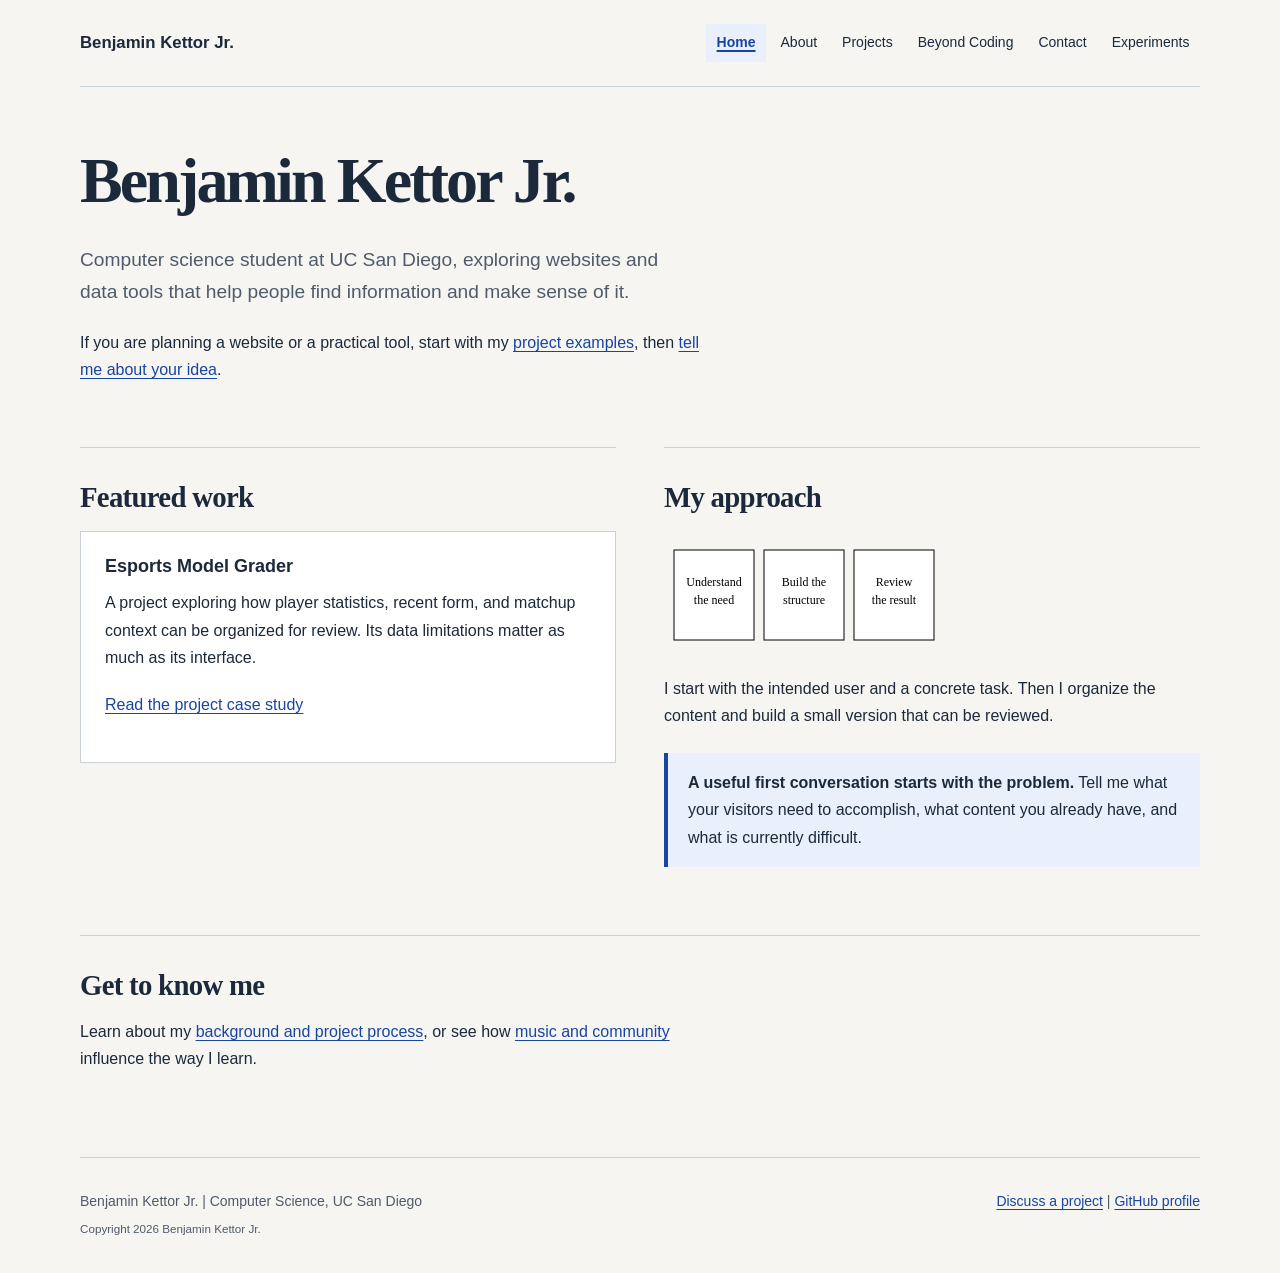
<file: index.html>
<!DOCTYPE html>
<html lang="en">
<head>
  <meta charset="utf-8">
  <meta name="viewport" content="width=device-width, initial-scale=1">
  <meta name="description" content="Home - Benjamin Kettor Jr., UC San Diego computer science student building websites and data tools.">
  <title>Home | Benjamin Kettor Jr.</title>
  <link rel="icon" href="assets/favicon.svg" type="image/svg+xml">
  <link rel="stylesheet" href="assets/styles.css">
</head>
<body class="home-page">
  <a class="skip-link" href="#main">Skip to main content</a>
  <header>
    <p><a href="index.html">Benjamin Kettor Jr.</a></p>
    <nav aria-label="Main navigation">
      <ul>
        <li><a href="index.html" aria-current="page">Home</a></li>
        <li><a href="about.html">About</a></li>
        <li><a href="projects.html">Projects</a></li>
        <li><a href="beyond-coding.html">Beyond Coding</a></li>
        <li><a href="contact.html">Contact</a></li>
        <li><a href="experiments.html">Experiments</a></li>
      </ul>
    </nav>
  </header>
  <main id="main">
    <h1>Benjamin Kettor Jr.</h1>
    <p>Computer science student at UC San Diego, exploring websites and data tools that help people find information and make sense of it.</p>
    <p>If you are planning a website or a practical tool, start with my <a href="projects.html">project examples</a>, then <a href="contact.html">tell me about your idea</a>.</p>
    <section aria-labelledby="featured-heading">
      <h2 id="featured-heading">Featured work</h2>
      <article>
        <h3>Esports Model Grader</h3>
        <p>A project exploring how player statistics, recent form, and matchup context can be organized for review. Its data limitations matter as much as its interface.</p>
        <p><a href="projects.html#esports">Read the project case study</a></p>
      </article>
    </section>
    <section aria-labelledby="approach-heading">
      <h2 id="approach-heading">My approach</h2>
      <div>
        <picture>
          <source media="(min-width: 640px)" srcset="assets/project-process.svg" type="image/svg+xml">
          <img src="assets/project-process.svg" alt="Understand the need, build the structure, and review the result." width="280" height="120">
        </picture>
        <p>I start with the intended user and a concrete task. Then I organize the content and build a small version that can be reviewed.</p>
      </div>
      <ben-note role="note"><p><strong>A useful first conversation starts with the problem.</strong> Tell me what your visitors need to accomplish, what content you already have, and what is currently difficult.</p></ben-note>
    </section>
    <section aria-labelledby="next-heading">
      <h2 id="next-heading">Get to know me</h2>
      <p>Learn about my <a href="about.html">background and project process</a>, or see how <a href="beyond-coding.html">music and community</a> influence the way I learn.</p>
    </section>
  </main>
  <footer>
    <p>Benjamin Kettor Jr. | Computer Science, UC San Diego</p>
    <p><a href="contact.html">Discuss a project</a> | <a href="https://github.com/bkj05">GitHub profile</a></p>
    <p><small>Copyright 2026 Benjamin Kettor Jr.</small></p>
  </footer>
</body>
</html>
</file>
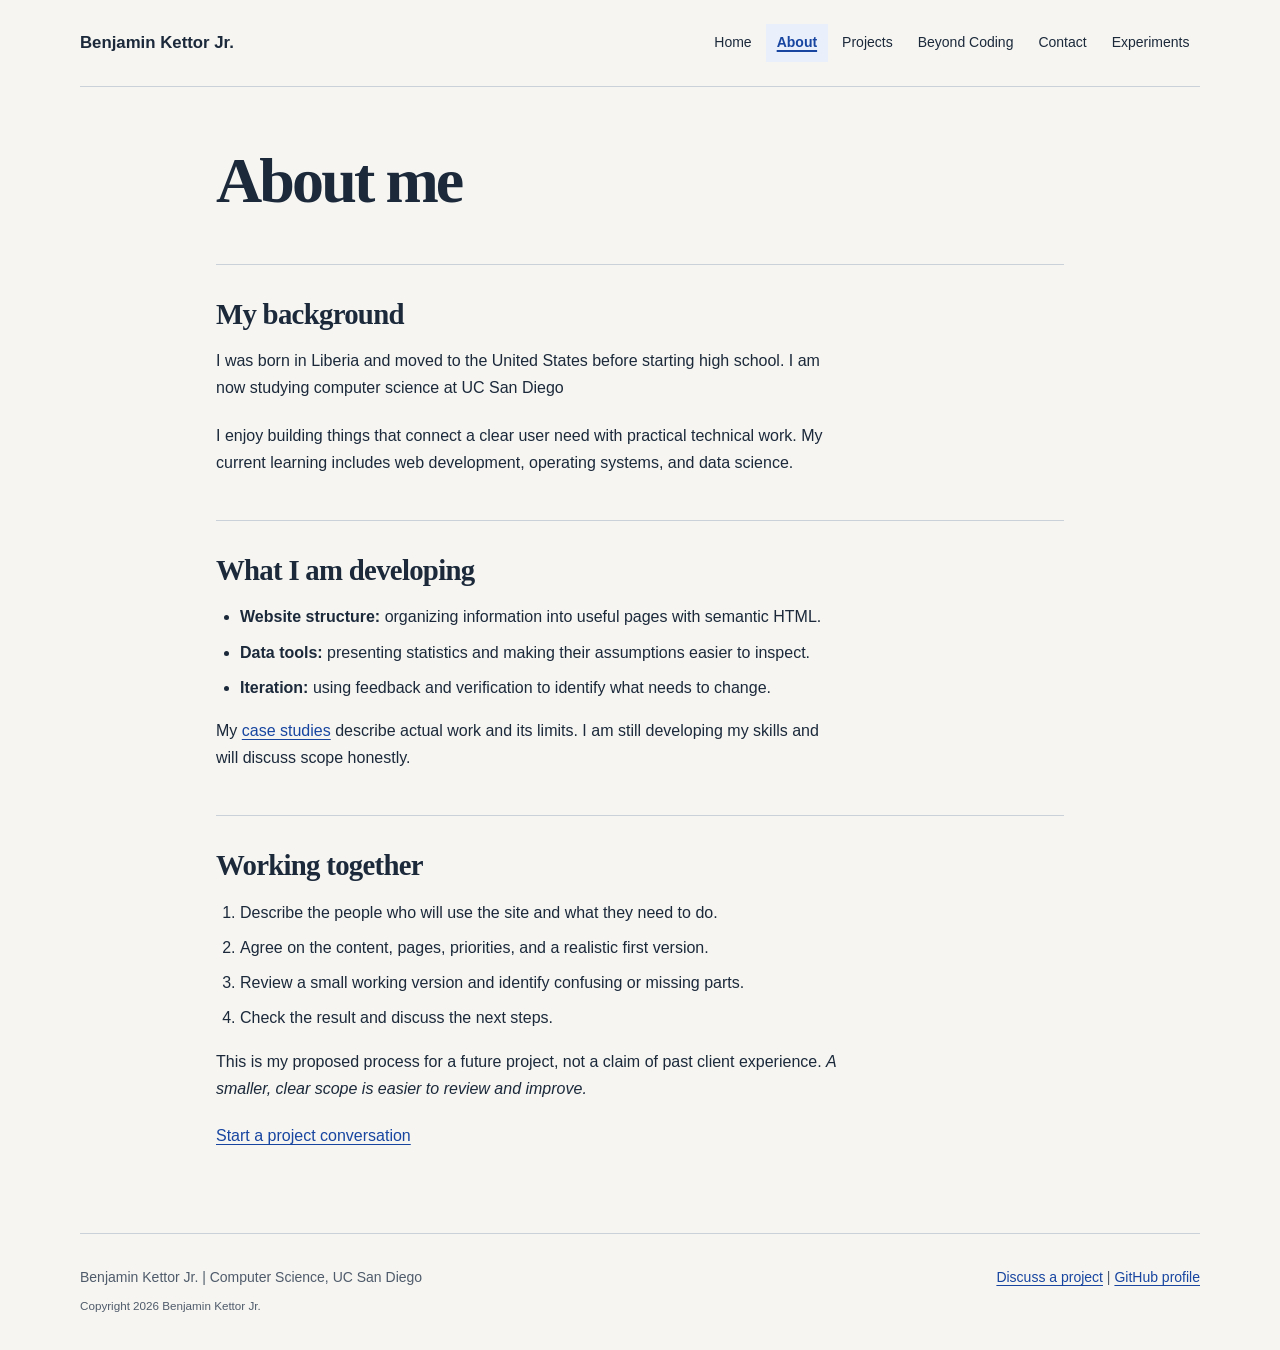
<file: about.html>
<!DOCTYPE html>
<html lang="en">
<head>
  <meta charset="utf-8">
  <meta name="viewport" content="width=device-width, initial-scale=1">
  <meta name="description" content="About - Benjamin Kettor Jr., UC San Diego computer science student building websites and data tools.">
  <title>About | Benjamin Kettor Jr.</title>
  <link rel="icon" href="assets/favicon.svg" type="image/svg+xml">
  <link rel="stylesheet" href="assets/styles.css">

</head>
<body class="about-page">
  <a class="skip-link" href="#main">Skip to main content</a>
  <header>
    <p><a href="index.html">Benjamin Kettor Jr.</a></p>
    <nav aria-label="Main navigation">
      <ul>
        <li><a href="index.html">Home</a></li>
        <li><a href="about.html" aria-current="page">About</a></li>
        <li><a href="projects.html">Projects</a></li>
        <li><a href="beyond-coding.html">Beyond Coding</a></li>
        <li><a href="contact.html">Contact</a></li>
        <li><a href="experiments.html">Experiments</a></li>
      </ul>
    </nav>
  </header>
  <main id="main">
    <h1>About me</h1>
    <section aria-labelledby="background-heading">
      <h2 id="background-heading">My background</h2>
      <p>I was born in Liberia and moved to the United States before starting high school. I am now studying computer science at UC San Diego</p>
      <p>I enjoy building things that connect a clear user need with practical technical work. My current learning includes web development, operating systems, and data science.</p>
    </section>
    <section aria-labelledby="capabilities-heading">
      <h2 id="capabilities-heading">What I am developing</h2>
      <ul>
        <li><b>Website structure:</b> organizing information into useful pages with semantic HTML.</li>
        <li><b>Data tools:</b> presenting statistics and making their assumptions easier to inspect.</li>
        <li><b>Iteration:</b> using feedback and verification to identify what needs to change.</li>
      </ul>
      <p>My <a href="projects.html">case studies</a> describe actual work and its limits. I am still developing my skills and will discuss scope honestly.</p>
    </section>
    <section aria-labelledby="process-heading">
      <h2 id="process-heading">Working together</h2>
      <ol>
        <li>Describe the people who will use the site and what they need to do.</li>
        <li>Agree on the content, pages, priorities, and a realistic first version.</li>
        <li>Review a small working version and identify confusing or missing parts.</li>
        <li>Check the result and discuss the next steps.</li>
      </ol>
      <p>This is my proposed process for a future project, not a claim of past client experience. <em>A smaller, clear scope is easier to review and improve.</em></p>
      <p><a href="contact.html">Start a project conversation</a></p>
    </section>
  </main>
  <footer>
    <p>Benjamin Kettor Jr. | Computer Science, UC San Diego</p>
    <p><a href="contact.html">Discuss a project</a> | <a href="https://github.com/bkj05">GitHub profile</a></p>
    <p><small>Copyright 2026 Benjamin Kettor Jr.</small></p>
  </footer>
</body>
</html>
</file>
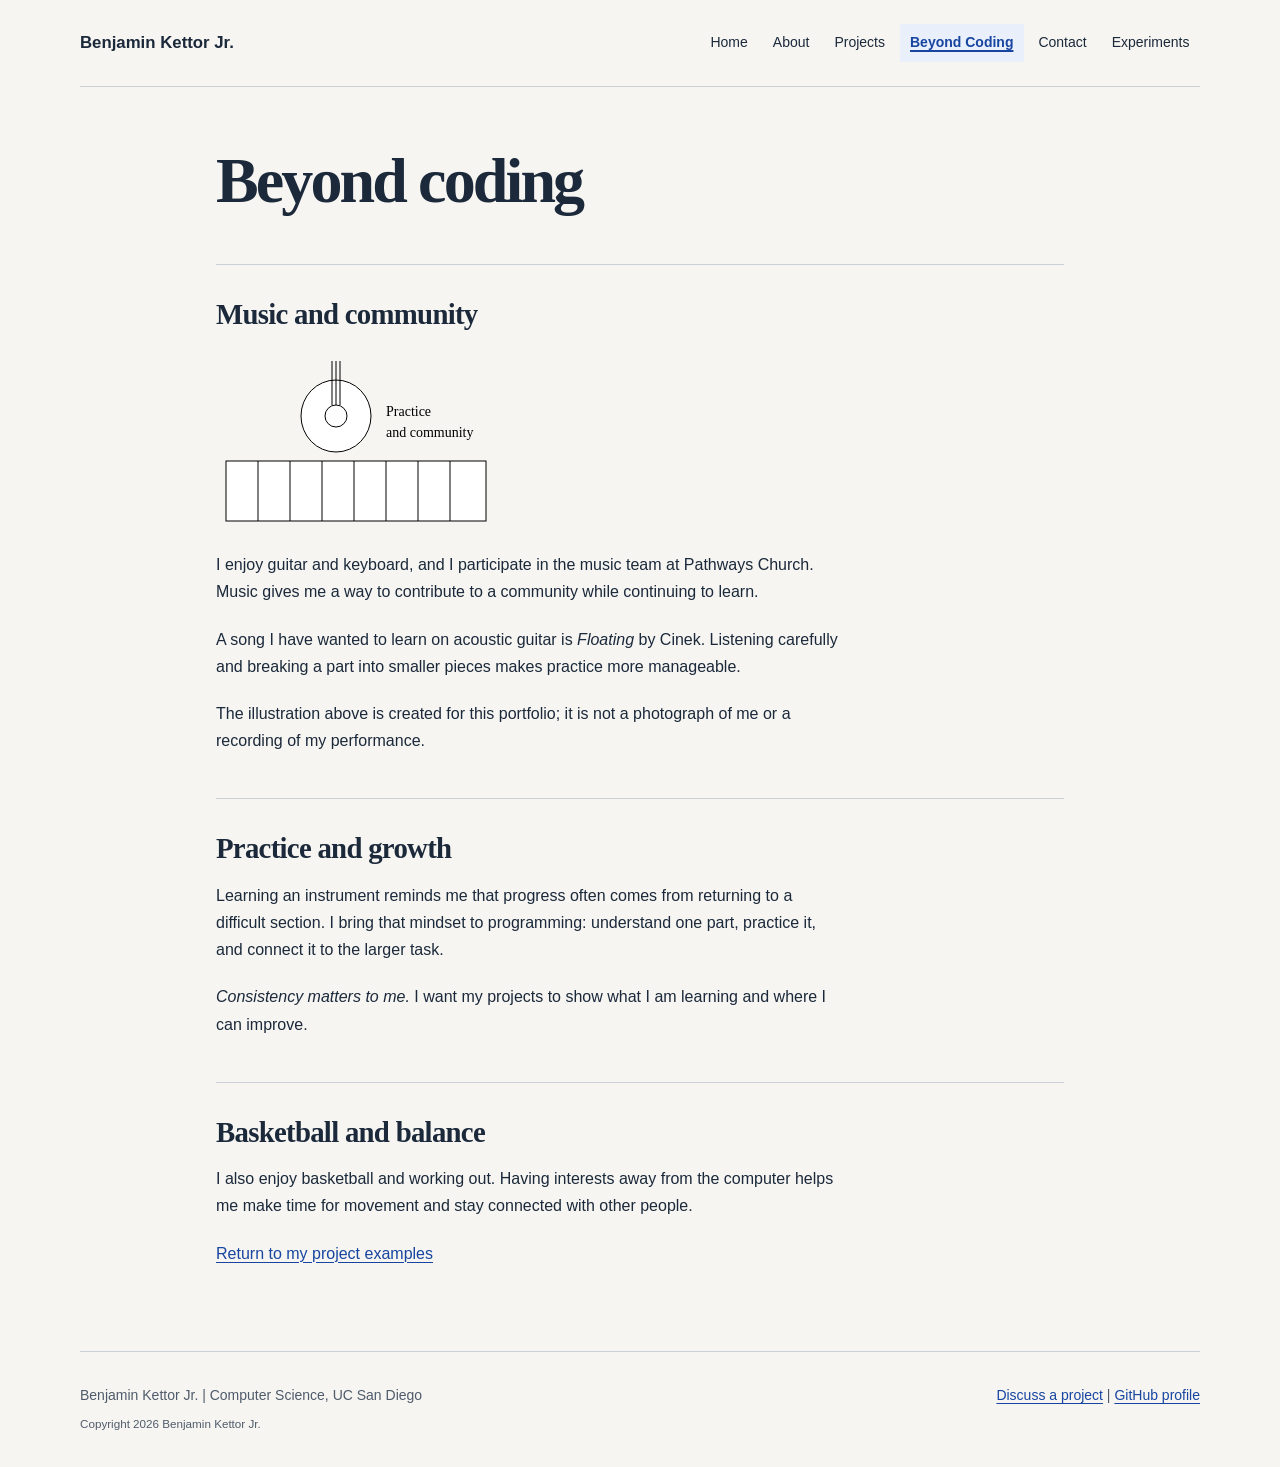
<file: beyond-coding.html>
<!DOCTYPE html>
<html lang="en">
<head>
  <meta charset="utf-8">
  <meta name="viewport" content="width=device-width, initial-scale=1">
  <meta name="description" content="Beyond Coding - Benjamin Kettor Jr., UC San Diego computer science student building websites and data tools.">
  <title>Beyond Coding | Benjamin Kettor Jr.</title>
  <link rel="icon" href="assets/favicon.svg" type="image/svg+xml">
  <link rel="stylesheet" href="assets/styles.css">

</head>
<body class="beyond-page">
  <a class="skip-link" href="#main">Skip to main content</a>
  <header>
    <p><a href="index.html">Benjamin Kettor Jr.</a></p>
    <nav aria-label="Main navigation">
      <ul>
        <li><a href="index.html">Home</a></li>
        <li><a href="about.html">About</a></li>
        <li><a href="projects.html">Projects</a></li>
        <li><a href="beyond-coding.html" aria-current="page">Beyond Coding</a></li>
        <li><a href="contact.html">Contact</a></li>
        <li><a href="experiments.html">Experiments</a></li>
      </ul>
    </nav>
  </header>
  <main id="main">
    <h1>Beyond coding</h1>
    <section id="music" aria-labelledby="music-heading">
      <h2 id="music-heading">Music and community</h2>
      <img src="assets/music.svg" alt="Original line illustration of a guitar above a keyboard, with the words practice and community." width="280" height="180">
      <p>I enjoy guitar and keyboard, and I participate in the music team at Pathways Church. Music gives me a way to contribute to a community while continuing to learn.</p>
      <p>A song I have wanted to learn on acoustic guitar is <i>Floating</i> by Cinek. Listening carefully and breaking a part into smaller pieces makes practice more manageable.</p>
      <p>The illustration above is created for this portfolio; it is not a photograph of me or a recording of my performance.</p>
    </section>
    <section aria-labelledby="practice-heading">
      <h2 id="practice-heading">Practice and growth</h2>
      <p>Learning an instrument reminds me that progress often comes from returning to a difficult section. I bring that mindset to programming: understand one part, practice it, and connect it to the larger task.</p>
      <p><em>Consistency matters to me.</em> I want my projects to show what I am learning and where I can improve.</p>
    </section>
    <section aria-labelledby="balance-heading">
      <h2 id="balance-heading">Basketball and balance</h2>
      <p>I also enjoy basketball and working out. Having interests away from the computer helps me make time for movement and stay connected with other people.</p>
      <p><a href="projects.html">Return to my project examples</a></p>
    </section>
  </main>
  <footer>
    <p>Benjamin Kettor Jr. | Computer Science, UC San Diego</p>
    <p><a href="contact.html">Discuss a project</a> | <a href="https://github.com/bkj05">GitHub profile</a></p>
    <p><small>Copyright 2026 Benjamin Kettor Jr.</small></p>
  </footer>
</body>
</html>
</file>
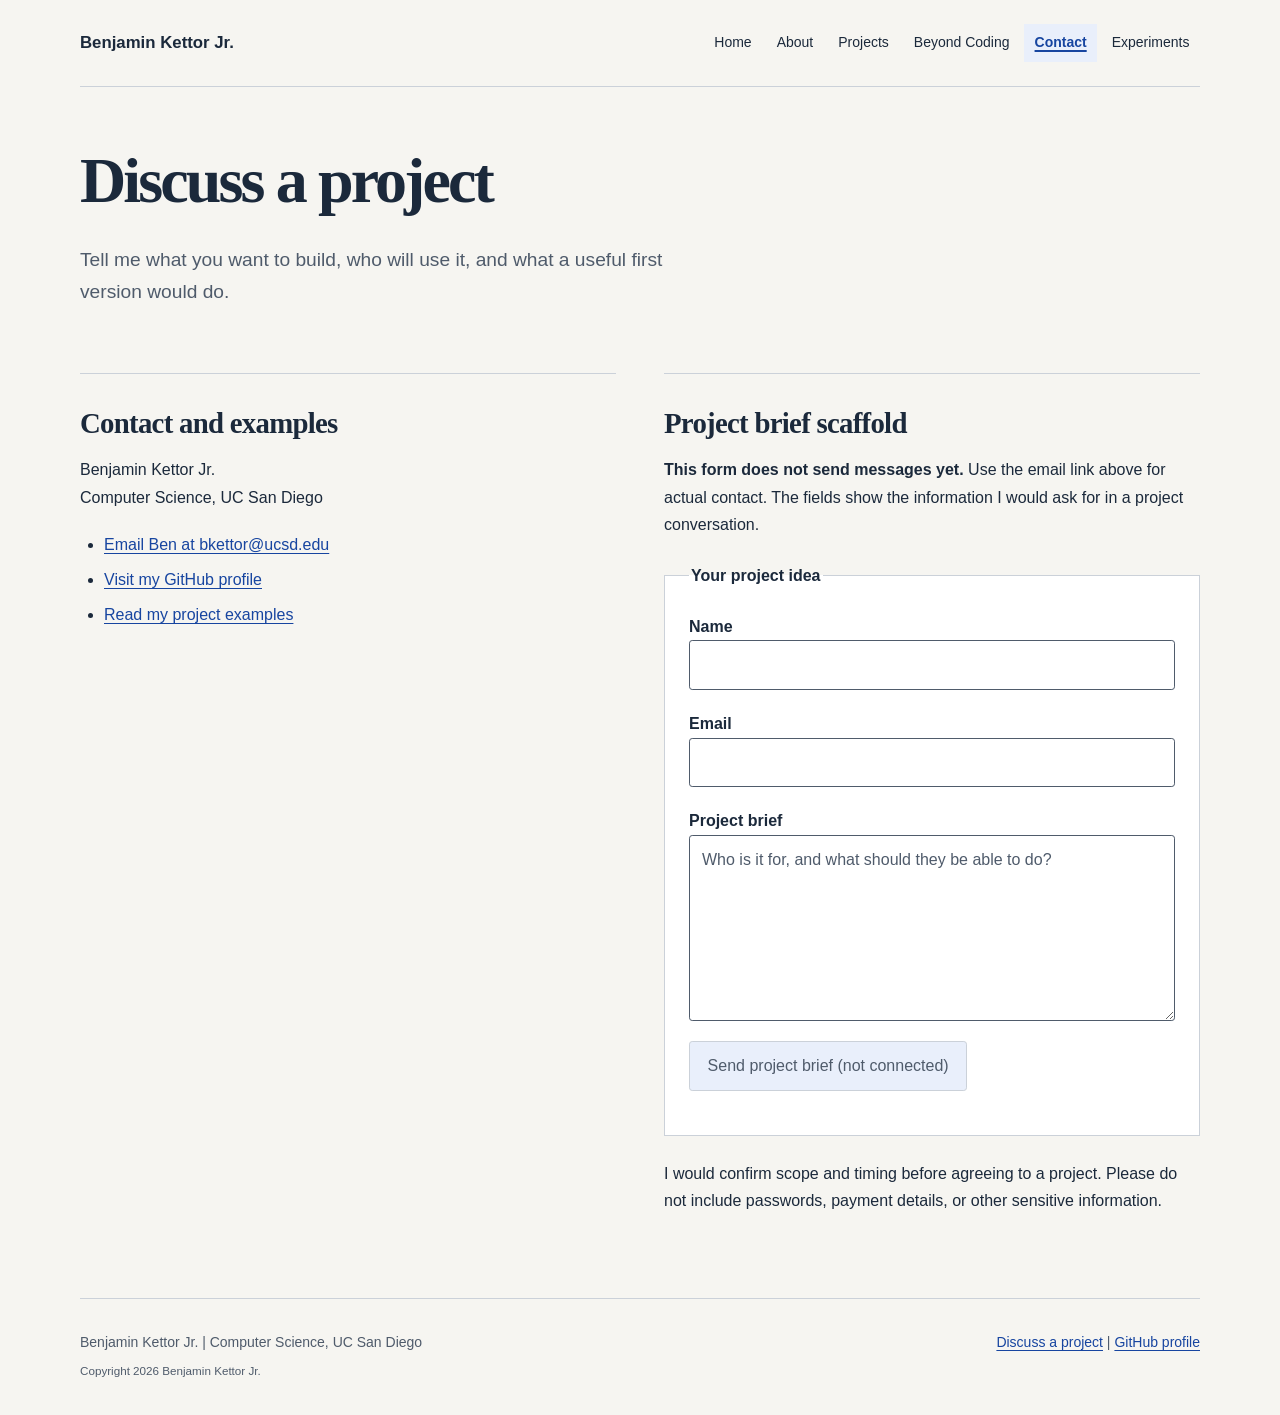
<file: contact.html>
<!DOCTYPE html>
<html lang="en">
<head>
  <meta charset="utf-8">
  <meta name="viewport" content="width=device-width, initial-scale=1">
  <meta name="description" content="Contact - Benjamin Kettor Jr., UC San Diego computer science student building websites and data tools.">
  <title>Contact | Benjamin Kettor Jr.</title>
  <link rel="icon" href="assets/favicon.svg" type="image/svg+xml">
  <link rel="stylesheet" href="assets/styles.css">

</head>
<body class="contact-page">
  <a class="skip-link" href="#main">Skip to main content</a>
  <header>
    <p><a href="index.html">Benjamin Kettor Jr.</a></p>
    <nav aria-label="Main navigation">
      <ul>
        <li><a href="index.html">Home</a></li>
        <li><a href="about.html">About</a></li>
        <li><a href="projects.html">Projects</a></li>
        <li><a href="beyond-coding.html">Beyond Coding</a></li>
        <li><a href="contact.html" aria-current="page">Contact</a></li>
        <li><a href="experiments.html">Experiments</a></li>
      </ul>
    </nav>
  </header>
  <main id="main">
    <h1>Discuss a project</h1>
    <p>Tell me what you want to build, who will use it, and what a useful first version would do.</p>
    <section aria-labelledby="links-heading">
      <h2 id="links-heading">Contact and examples</h2>
      <p>Benjamin Kettor Jr.<br>Computer Science, UC San Diego</p>
      <ul>
        <li><a href="mailto:bkettor@ucsd.edu">Email Ben at bkettor@ucsd.edu</a></li>
        <li><a href="https://github.com/bkj05">Visit my GitHub profile</a></li>
        <li><a href="projects.html">Read my project examples</a></li>
      </ul>
    </section>
    <section aria-labelledby="brief-heading">
      <h2 id="brief-heading">Project brief scaffold</h2>
      <p id="form-notice"><strong>This form does not send messages yet.</strong> Use the email link above for actual contact. The fields show the information I would ask for in a project conversation.</p>
      <form aria-describedby="form-notice">
        <fieldset>
          <legend>Your project idea</legend>
          <p><label for="name">Name</label><br><input id="name" name="name" type="text" autocomplete="name" maxlength="100"></p>
          <p><label for="email">Email</label><br><input id="email" name="email" type="email" autocomplete="email" maxlength="254"></p>
          <p><label for="brief">Project brief</label><br><textarea id="brief" name="brief" rows="6" cols="25" maxlength="3000" placeholder="Who is it for, and what should they be able to do?"></textarea></p>
          <p><button type="button" disabled>Send project brief (not connected)</button></p>
        </fieldset>
      </form>
      <p>I would confirm scope and timing before agreeing to a project. Please do not include passwords, payment details, or other sensitive information.</p>
    </section>
  </main>
  <footer>
    <p>Benjamin Kettor Jr. | Computer Science, UC San Diego</p>
    <p><a href="contact.html">Discuss a project</a> | <a href="https://github.com/bkj05">GitHub profile</a></p>
    <p><small>Copyright 2026 Benjamin Kettor Jr.</small></p>
  </footer>
</body>
</html>
</file>
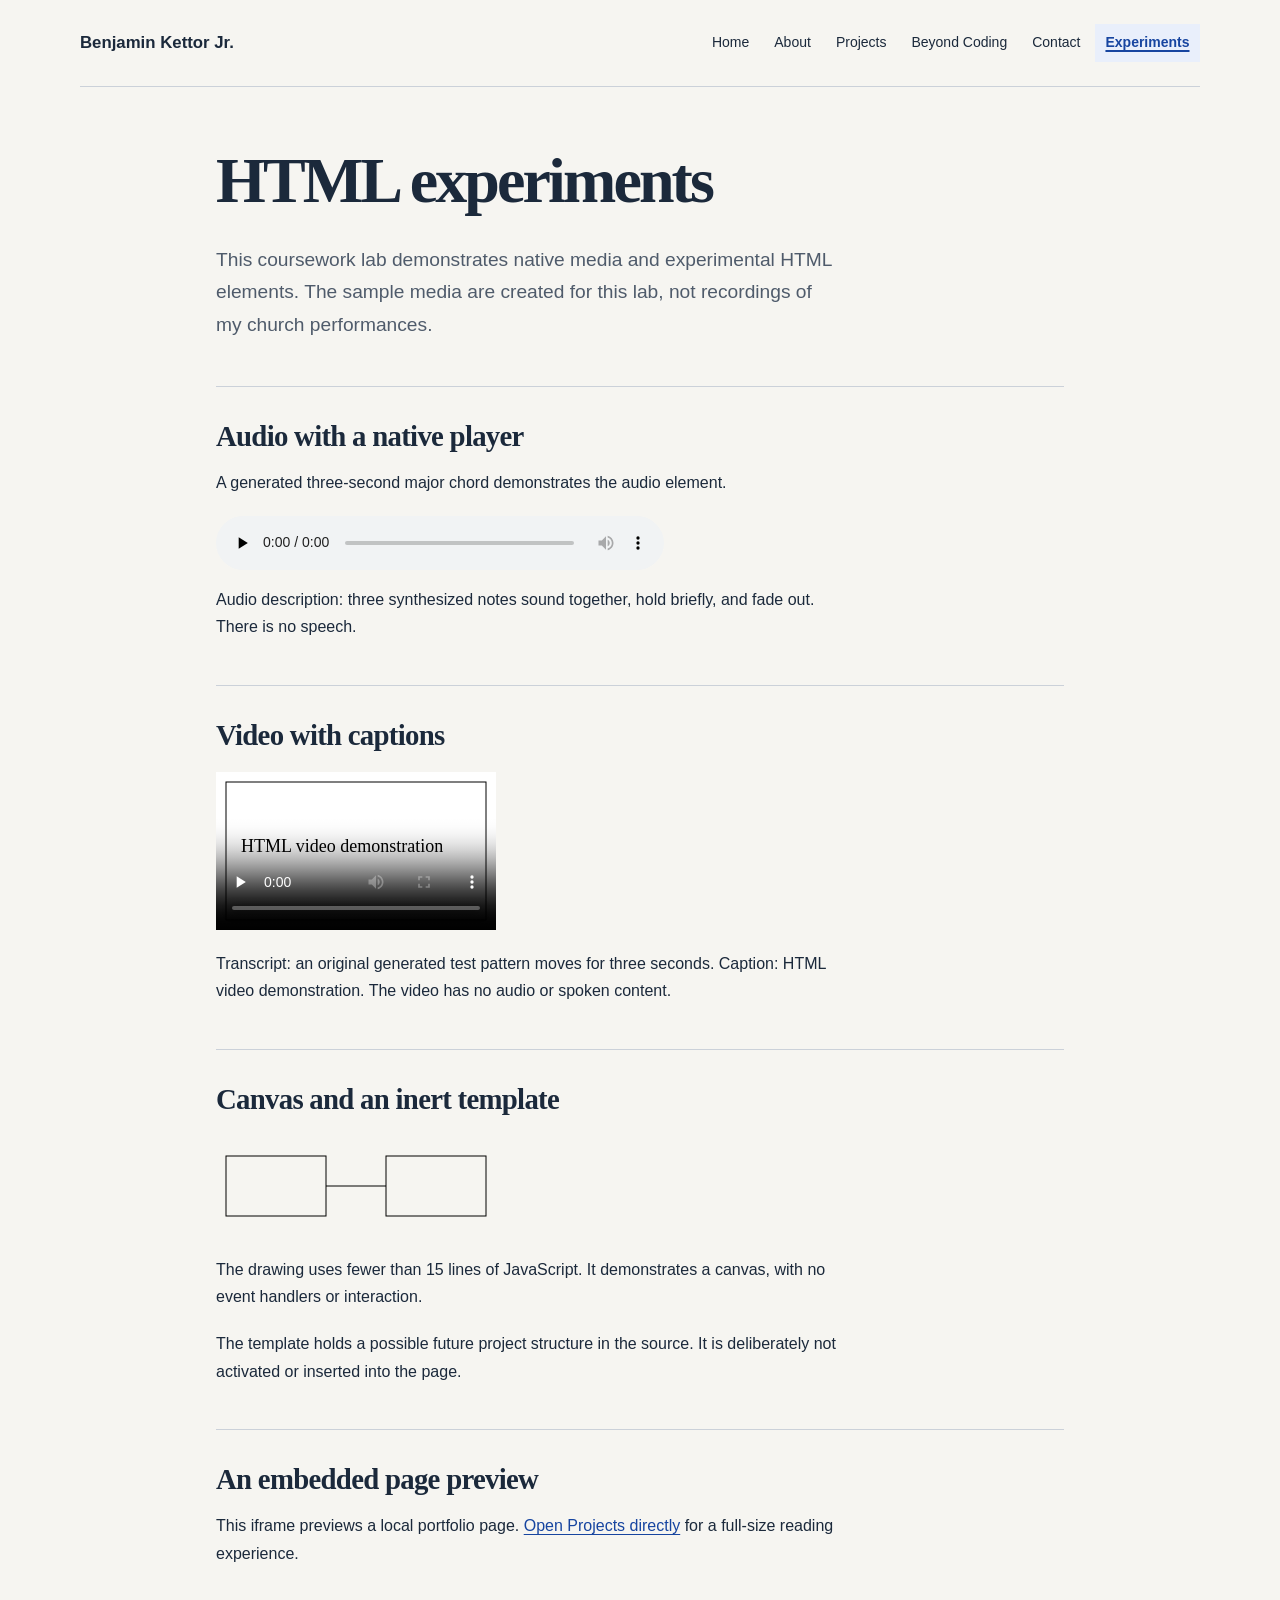
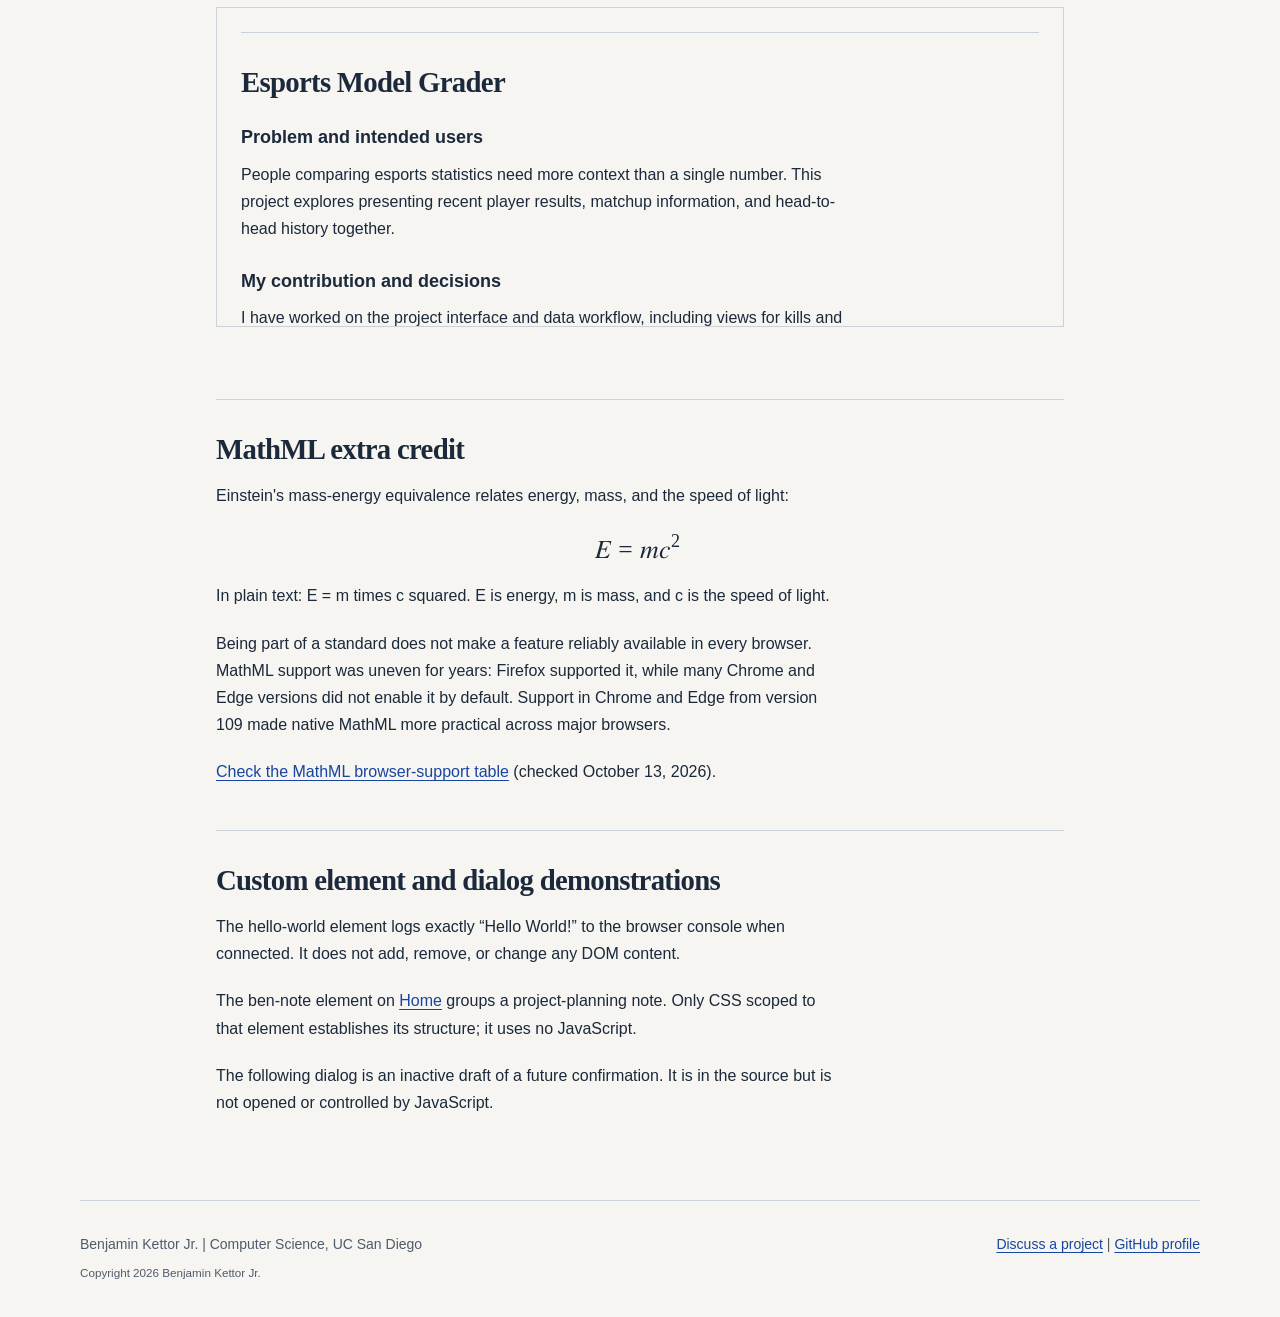
<file: experiments.html>
<!DOCTYPE html>
<html lang="en">
<head>
  <meta charset="utf-8">
  <meta name="viewport" content="width=device-width, initial-scale=1">
  <meta name="description" content="HTML Experiments - Benjamin Kettor Jr., UC San Diego computer science student building websites and data tools.">
  <title>HTML Experiments | Benjamin Kettor Jr.</title>
  <link rel="icon" href="assets/favicon.svg" type="image/svg+xml">
  <link rel="stylesheet" href="assets/styles.css">
  <script src="assets/hello-world.js" defer></script>
  <script src="assets/canvas.js" defer></script>
</head>
<body class="experiments-page">
  <a class="skip-link" href="#main">Skip to main content</a>
  <header>
    <p><a href="index.html">Benjamin Kettor Jr.</a></p>
    <nav aria-label="Main navigation">
      <ul>
        <li><a href="index.html">Home</a></li>
        <li><a href="about.html">About</a></li>
        <li><a href="projects.html">Projects</a></li>
        <li><a href="beyond-coding.html">Beyond Coding</a></li>
        <li><a href="contact.html">Contact</a></li>
        <li><a href="experiments.html" aria-current="page">Experiments</a></li>
      </ul>
    </nav>
  </header>
  <main id="main">
    <h1>HTML experiments</h1>
    <p>This coursework lab demonstrates native media and experimental HTML elements. The sample media are created for this lab, not recordings of my church performances.</p>
    <noscript><p>JavaScript is off. The portfolio still works. The canvas drawing and console greeting are the only demonstrations that need it.</p></noscript>
    <section aria-labelledby="audio-heading">
      <h2 id="audio-heading">Audio with a native player</h2>
      <p>A generated three-second major chord demonstrates the audio element.</p>
      <audio controls preload="none">
        <source src="assets/chord.wav" type="audio/wav">
        Your browser cannot play this audio. <a href="assets/chord.wav">Download the chord sample</a>.
      </audio>
      <p>Audio description: three synthesized notes sound together, hold briefly, and fade out. There is no speech.</p>
    </section>
    <section aria-labelledby="video-heading">
      <h2 id="video-heading">Video with captions</h2>
      <video controls preload="none" width="280" height="158" poster="assets/video-poster.svg">
        <source src="assets/demo.mp4" type="video/mp4">
        <track kind="captions" src="assets/demo.vtt" srclang="en" label="English" default>
        Your browser cannot play this video. <a href="assets/demo.mp4">Download the video sample</a>.
      </video>
      <p>Transcript: an original generated test pattern moves for three seconds. Caption: HTML video demonstration. The video has no audio or spoken content.</p>
    </section>
    <section aria-labelledby="canvas-heading">
      <h2 id="canvas-heading">Canvas and an inert template</h2>
      <canvas id="practice-canvas" width="280" height="100" aria-label="Two outlined rectangles connected by a line">Two outlined rectangles connected by a line.</canvas>
      <p>The drawing uses fewer than 15 lines of JavaScript. It demonstrates a canvas, with no event handlers or interaction.</p>
      <template id="future-project-card">
        <article><h3>Future project title</h3><p>Problem, contribution, evidence, and limits.</p></article>
      </template>
      <p>The template holds a possible future project structure in the source. It is deliberately not activated or inserted into the page.</p>
    </section>
    <section aria-labelledby="embed-heading">
      <h2 id="embed-heading">An embedded page preview</h2>
      <p>This iframe previews a local portfolio page. <a href="projects.html">Open Projects directly</a> for a full-size reading experience.</p>
      <iframe src="projects.html#esports" title="Preview of Ben's Projects page" width="280" height="200" loading="lazy"></iframe>
    </section>
    <section aria-labelledby="math-heading">
      <h2 id="math-heading">MathML extra credit</h2>
      <p>Einstein's mass-energy equivalence relates energy, mass, and the speed of light:</p>
      <math xmlns="http://www.w3.org/1998/Math/MathML" display="block">
        <mrow><mi>E</mi><mo>=</mo><mi>m</mi><msup><mi>c</mi><mn>2</mn></msup></mrow>
      </math>
      <p>In plain text: E = m times c squared. E is energy, m is mass, and c is the speed of light.</p>
      <p>Being part of a standard does not make a feature reliably available in every browser. MathML support was uneven for years: Firefox supported it, while many Chrome and Edge versions did not enable it by default. Support in Chrome and Edge from version 109 made native MathML more practical across major browsers.</p>
      <p><a href="https://caniuse.com/mathml">Check the MathML browser-support table</a> (checked October 13, 2026).</p>
    </section>
    <section aria-labelledby="custom-heading">
      <h2 id="custom-heading">Custom element and dialog demonstrations</h2>
      <hello-world></hello-world>
      <p>The hello-world element logs exactly <q>Hello World!</q> to the browser console when connected. It does not add, remove, or change any DOM content.</p>
      <p>The ben-note element on <a href="index.html#approach-heading">Home</a> groups a project-planning note. Only CSS scoped to that element establishes its structure; it uses no JavaScript.</p>
      <p>The following dialog is an inactive draft of a future confirmation. It is in the source but is not opened or controlled by JavaScript.</p>
      <dialog aria-labelledby="confirmation-heading">
        <h3 id="confirmation-heading">Project inquiry confirmation draft</h3>
        <p>A connected form could show a confirmation here after a successful submission.</p>
        <p>This homework form is not connected, so no message has been sent.</p>
      </dialog>
    </section>
  </main>
  <footer>
    <p>Benjamin Kettor Jr. | Computer Science, UC San Diego</p>
    <p><a href="contact.html">Discuss a project</a> | <a href="https://github.com/bkj05">GitHub profile</a></p>
    <p><small>Copyright 2026 Benjamin Kettor Jr.</small></p>
  </footer>
</body>
</html>
</file>
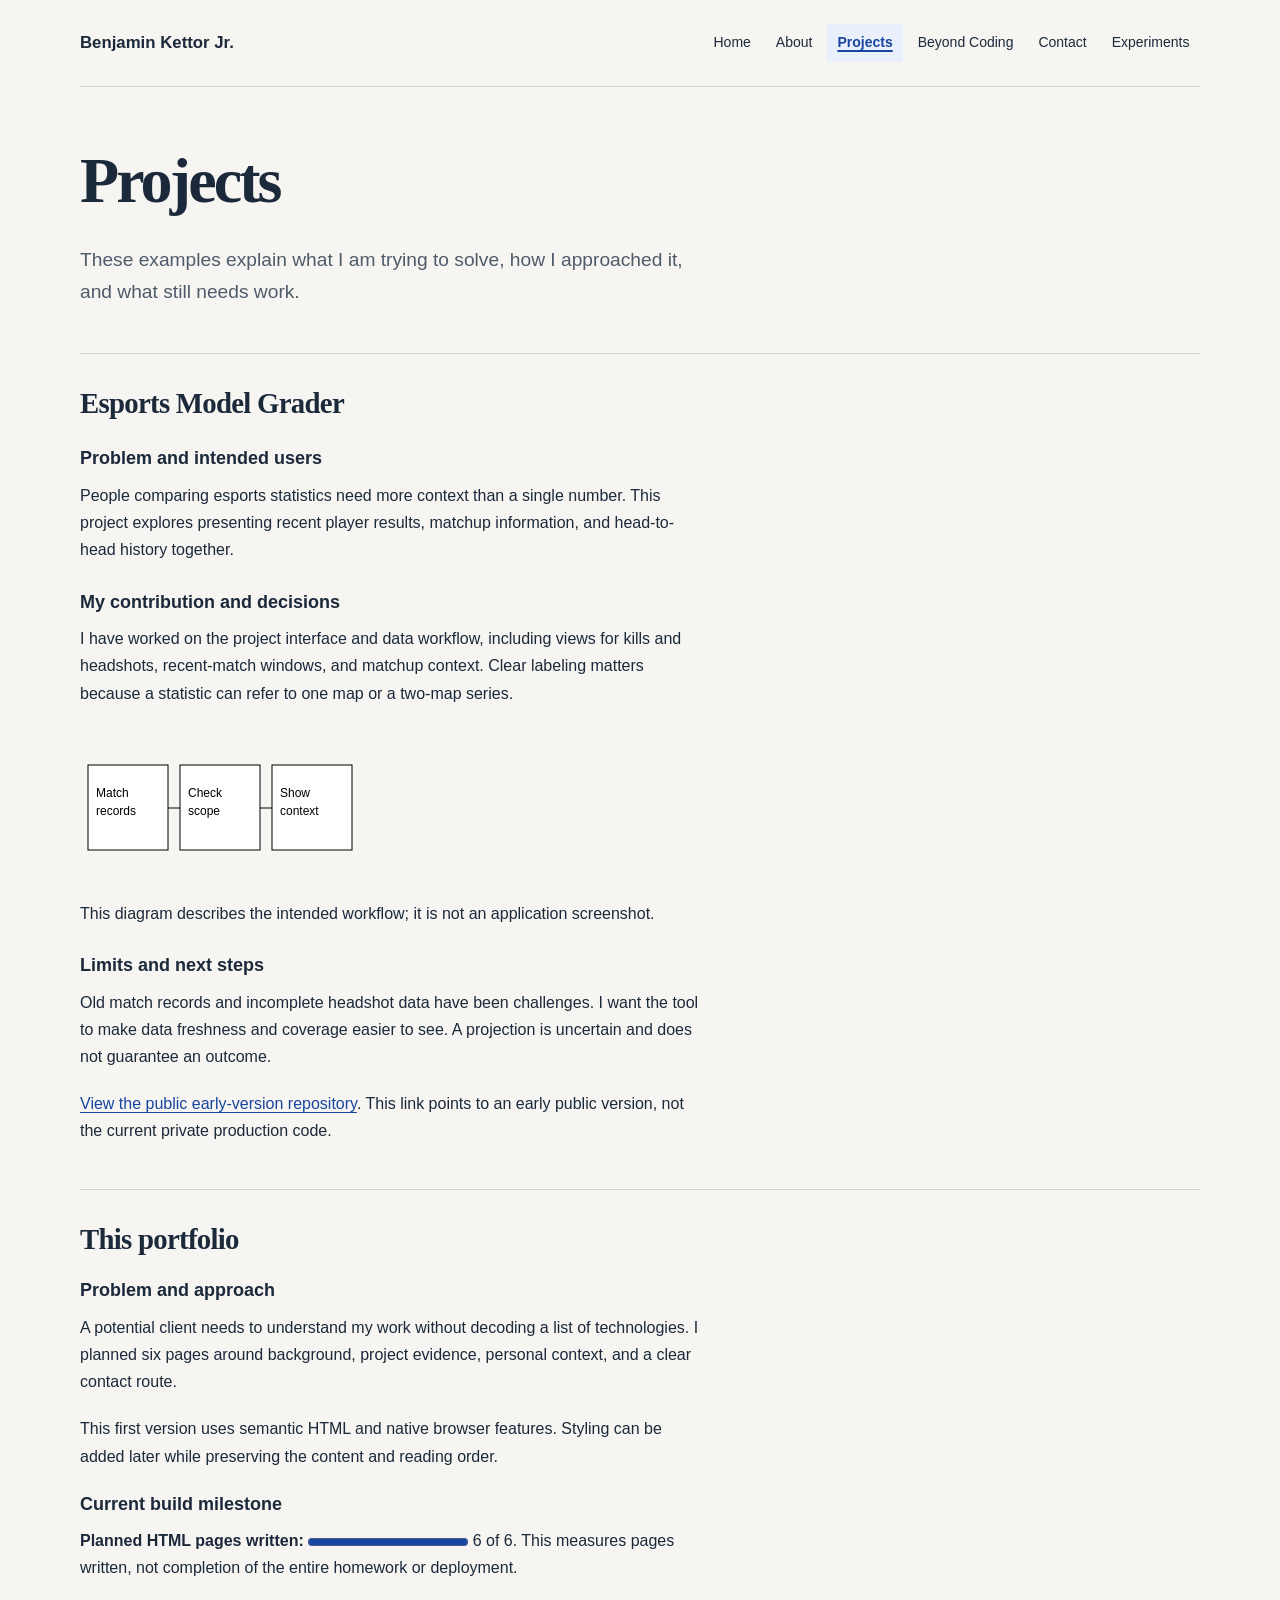
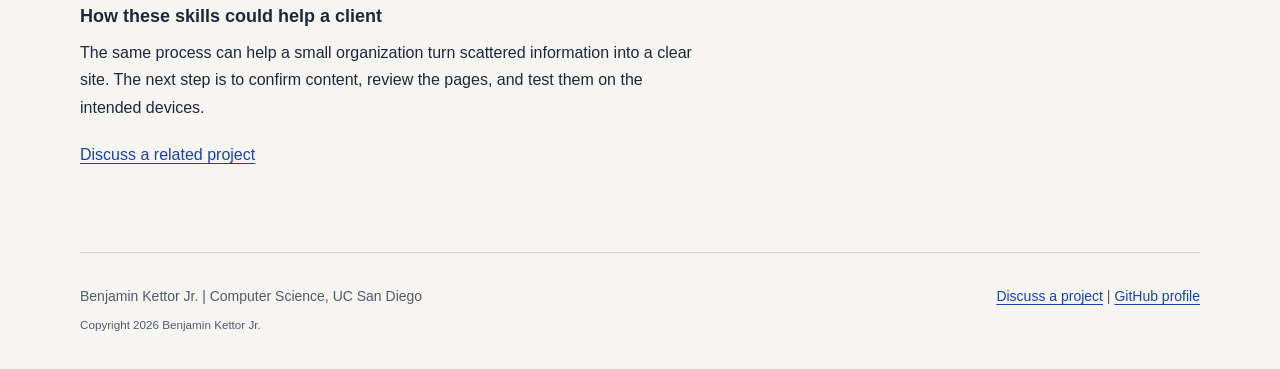
<file: projects.html>
<!DOCTYPE html>
<html lang="en">
<head>
  <meta charset="utf-8">
  <meta name="viewport" content="width=device-width, initial-scale=1">
  <meta name="description" content="Projects - Benjamin Kettor Jr., UC San Diego computer science student building websites and data tools.">
  <title>Projects | Benjamin Kettor Jr.</title>
  <link rel="icon" href="assets/favicon.svg" type="image/svg+xml">
  <link rel="stylesheet" href="assets/styles.css">

</head>
<body class="projects-page">
  <a class="skip-link" href="#main">Skip to main content</a>
  <header>
    <p><a href="index.html">Benjamin Kettor Jr.</a></p>
    <nav aria-label="Main navigation">
      <ul>
        <li><a href="index.html">Home</a></li>
        <li><a href="about.html">About</a></li>
        <li><a href="projects.html" aria-current="page">Projects</a></li>
        <li><a href="beyond-coding.html">Beyond Coding</a></li>
        <li><a href="contact.html">Contact</a></li>
        <li><a href="experiments.html">Experiments</a></li>
      </ul>
    </nav>
  </header>
  <main id="main">
    <h1>Projects</h1>
    <p>These examples explain what I am trying to solve, how I approached it, and what still needs work.</p>
    <article id="esports" aria-labelledby="esports-heading">
      <h2 id="esports-heading">Esports Model Grader</h2>
      <section aria-labelledby="esports-problem">
        <h3 id="esports-problem">Problem and intended users</h3>
        <p>People comparing esports statistics need more context than a single number. This project explores presenting recent player results, matchup information, and head-to-head history together.</p>
      </section>
      <section aria-labelledby="esports-contribution">
        <h3 id="esports-contribution">My contribution and decisions</h3>
        <p>I have worked on the project interface and data workflow, including views for kills and headshots, recent-match windows, and matchup context. Clear labeling matters because a statistic can refer to one map or a two-map series.</p>
        <svg width="280" height="125" viewBox="0 0 280 125" role="img" aria-labelledby="pipeline-title pipeline-desc">
          <title id="pipeline-title">Conceptual statistics workflow</title>
          <desc id="pipeline-desc">Match records are checked, then shown with context and limitations.</desc>
          <rect x="8" y="18" width="80" height="85" fill="white" stroke="black"></rect>
          <rect x="100" y="18" width="80" height="85" fill="white" stroke="black"></rect>
          <rect x="192" y="18" width="80" height="85" fill="white" stroke="black"></rect>
          <path d="M88 61h12m80 0h12" fill="none" stroke="black"></path>
          <text x="16" y="50" font-size="12">Match</text><text x="16" y="68" font-size="12">records</text>
          <text x="108" y="50" font-size="12">Check</text><text x="108" y="68" font-size="12">scope</text>
          <text x="200" y="50" font-size="12">Show</text><text x="200" y="68" font-size="12">context</text>
        </svg>
        <p>This diagram describes the intended workflow; it is not an application screenshot.</p>
      </section>
      <section aria-labelledby="esports-limits">
        <h3 id="esports-limits">Limits and next steps</h3>
        <p>Old match records and incomplete headshot data have been challenges. I want the tool to make data freshness and coverage easier to see. A projection is uncertain and does not guarantee an outcome.</p>
        <p><a href="https://github.com/bkj05/esports-model-grader-v1">View the public early-version repository</a>. This link points to an early public version, not the current private production code.</p>
      </section>
    </article>
    <article aria-labelledby="portfolio-heading">
      <h2 id="portfolio-heading">This portfolio</h2>
      <h3>Problem and approach</h3>
      <p>A potential client needs to understand my work without decoding a list of technologies. I planned six pages around background, project evidence, personal context, and a clear contact route.</p>
      <p>This first version uses semantic HTML and native browser features. Styling can be added later while preserving the content and reading order.</p>
      <h3>Current build milestone</h3>
      <p><label for="page-progress">Planned HTML pages written:</label> <progress id="page-progress" value="6" max="6">6 of 6</progress> 6 of 6. This measures pages written, not completion of the entire homework or deployment.</p>
      <h3>How these skills could help a client</h3>
      <p>The same process can help a small organization turn scattered information into a clear site. The next step is to confirm content, review the pages, and test them on the intended devices.</p>
      <p><a href="contact.html">Discuss a related project</a></p>
    </article>
  </main>
  <footer>
    <p>Benjamin Kettor Jr. | Computer Science, UC San Diego</p>
    <p><a href="contact.html">Discuss a project</a> | <a href="https://github.com/bkj05">GitHub profile</a></p>
    <p><small>Copyright 2026 Benjamin Kettor Jr.</small></p>
  </footer>
</body>
</html>
</file>
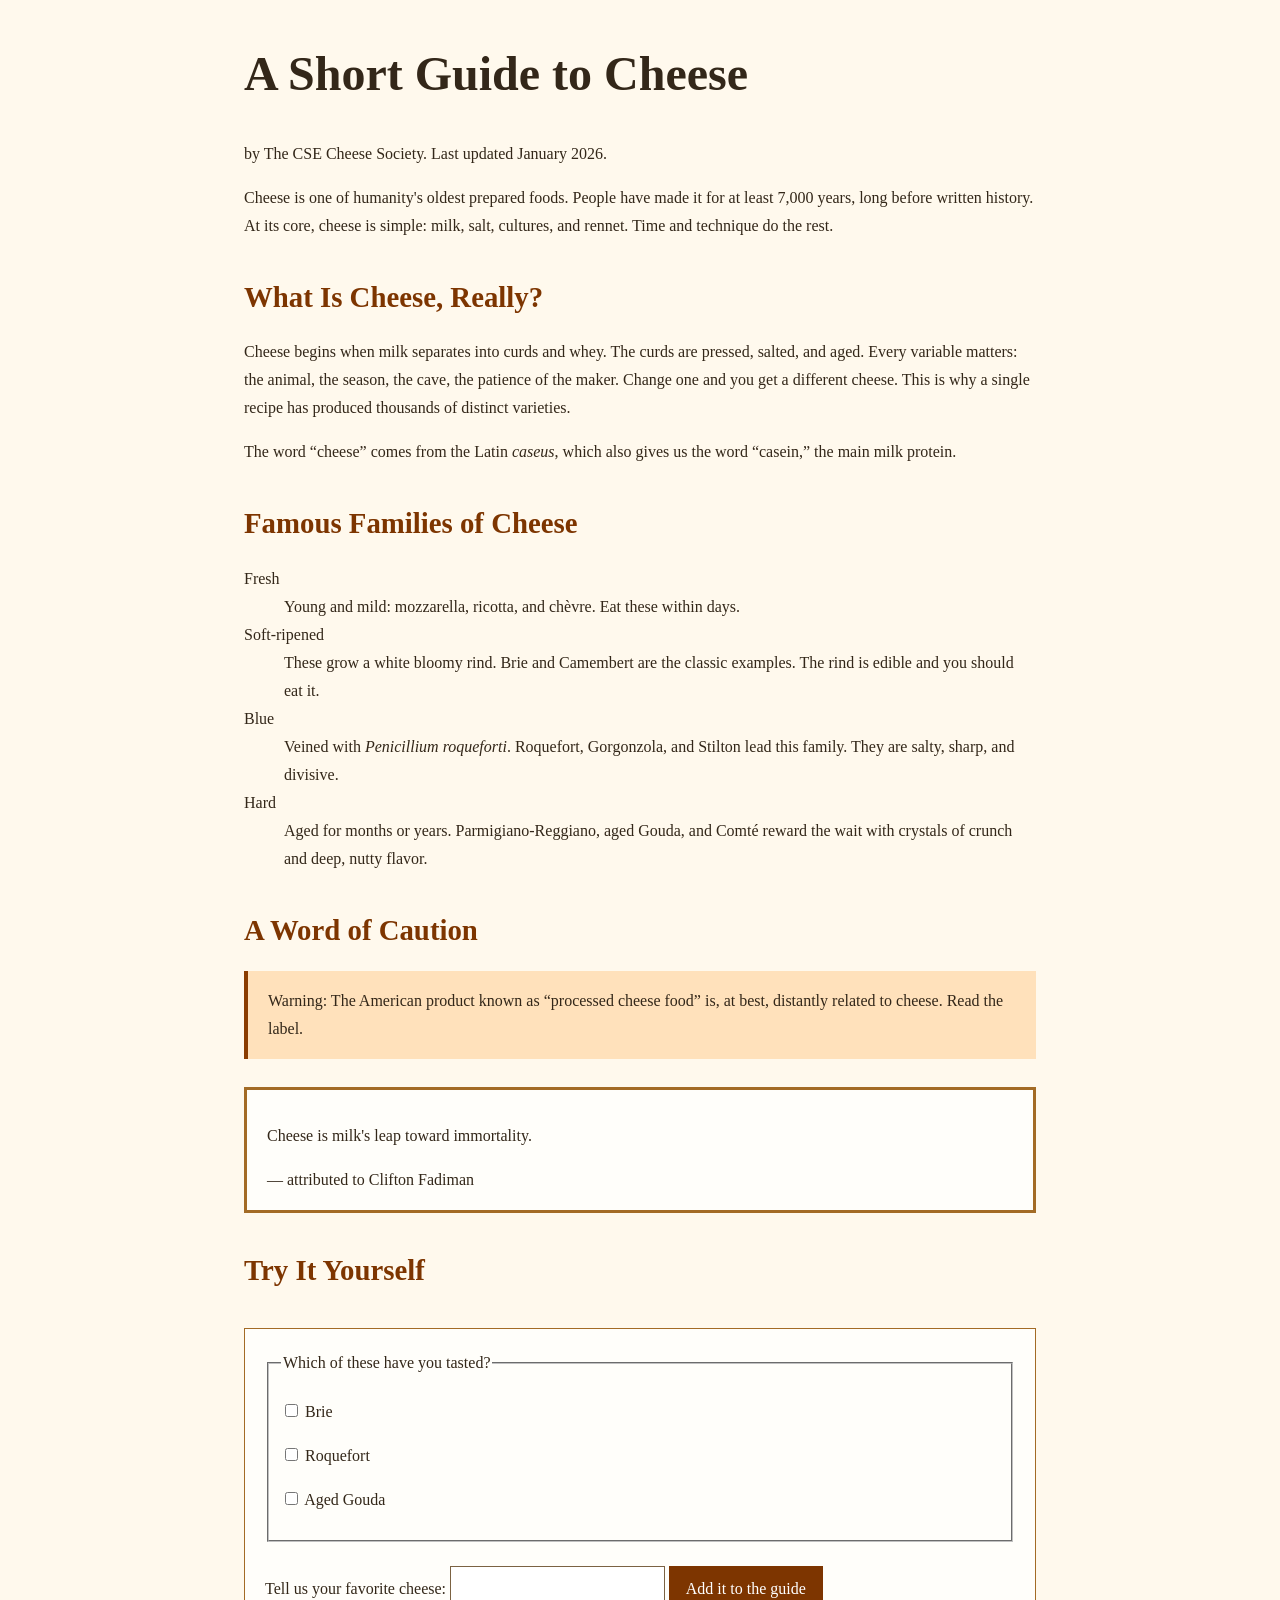
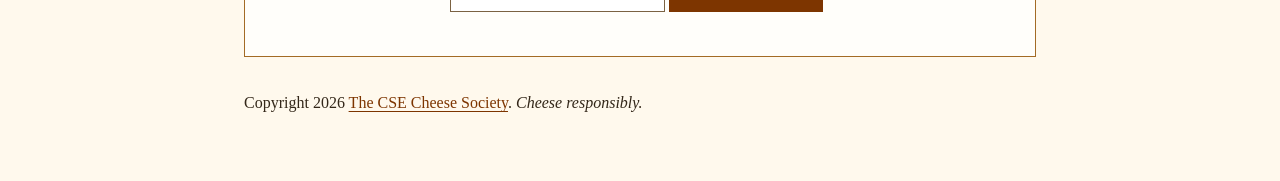
<file: part1/cheese.html>
<!DOCTYPE html>
<html lang="en">
<head>
  <meta charset="UTF-8">
  <meta name="viewport" content="width=device-width, initial-scale=1">
  <title>A Short Guide to Cheese</title>
  <link rel="stylesheet" href="cheese.css">
</head>
<body>
  <header>
    <h1>A Short Guide to Cheese</h1>
    <p>by The CSE Cheese Society. Last updated <time datetime="2026-01">January 2026</time>.</p>
  </header>

  <main>
    <article>
      <p>Cheese is one of humanity's oldest prepared foods. People have made
      it for at least 7,000 years, long before written history. At its core,
      cheese is simple: milk, salt, cultures, and rennet. Time and technique
      do the rest.</p>

      <section>
        <h2>What Is Cheese, Really?</h2>
        <p>Cheese begins when milk separates into curds and whey. The curds
        are pressed, salted, and aged. Every variable matters: the animal,
        the season, the cave, the patience of the maker. Change one and you
        get a different cheese. This is why a single recipe has produced
        thousands of distinct varieties.</p>
        <p>The word <q>cheese</q> comes from the Latin
        <span class="latin" lang="la">caseus</span>, which also gives us the word
        <q>casein,</q> the main milk protein.</p>
      </section>

      <section>
        <h2>Famous Families of Cheese</h2>

        <dl>
          <dt>Fresh</dt>
          <dd>Young and mild: mozzarella, ricotta, and
          <span lang="fr">chèvre</span>. Eat these within days.</dd>

          <dt>Soft-ripened</dt>
          <dd>These grow a white bloomy rind. Brie and Camembert are the
          classic examples. The rind is edible and you should eat it.</dd>

          <dt>Blue</dt>
          <dd>Veined with <span class="latin" lang="la">Penicillium
          roqueforti</span>. Roquefort, Gorgonzola, and Stilton lead this
          family. They are salty, sharp, and divisive.</dd>

          <dt>Hard</dt>
          <dd>Aged for months or years. Parmigiano-Reggiano, aged Gouda,
          and <span lang="fr">Comté</span> reward the wait with crystals
          of crunch and deep, nutty flavor.</dd>
        </dl>
      </section>

      <section>
        <h2>A Word of Caution</h2>
        <p id="warning">Warning: The American product known as
        <q>processed cheese food</q> is, at best, distantly related to
        cheese. Read the label.</p>

        <blockquote>
          <p>Cheese is milk's leap toward immortality.</p>
          <footer>— attributed to Clifton Fadiman</footer>
        </blockquote>
      </section>

      <section>
        <h2>Try It Yourself</h2>
        <form>
          <fieldset>
            <legend>Which of these have you tasted?</legend>
            <p><input type="checkbox" id="c-brie" name="tasted" value="brie">
               <label for="c-brie">Brie</label></p>
            <p><input type="checkbox" id="c-roquefort" name="tasted" value="roquefort">
               <label for="c-roquefort">Roquefort</label></p>
            <p><input type="checkbox" id="c-gouda" name="tasted" value="gouda">
               <label for="c-gouda">Aged Gouda</label></p>
          </fieldset>
          <p>
            <label for="fav">Tell us your favorite cheese:</label>
            <input type="text" id="fav" name="favorite">
            <button type="submit">Add it to the guide</button>
          </p>
        </form>
      </section>
    </article>
  </main>
  <footer>
    <p>Copyright 2026 <a href="https://example.com/cheese-society">The CSE
    Cheese Society</a>. <em>Cheese responsibly.</em></p>
  </footer>
</body>
</html>
</file>
<file: assets/styles.css>
/* Benjamin Kettor Jr. | https://github.com/bkj05/cse134b-hw3
   Shared presentation layer for the existing six-page HW2 portfolio. */

:root {
  --ink: #1b293b;
  --muted: #4f5b6b;
  --paper: #f6f5f1;
  --surface: #ffffff;
  --accent: #1745a0;
  --accent-light: #e9effb;
  --rule: #cbd1d9;
  --focus: #974000;
  --font-body: -apple-system, BlinkMacSystemFont, "Segoe UI", sans-serif;
  --font-heading: Georgia, "Times New Roman", serif;
  --content-width: 70rem;
  --space: 1.5rem;
}

* {
  box-sizing: border-box;
}

html {
  scroll-padding-top: 1.5rem;
}

body {
  margin: 0;
  background: var(--paper);
  color: var(--ink);
  font-family: var(--font-body);
  font-size: 1rem;
  line-height: 1.7;
  overflow-wrap: break-word;
}

a {
  color: var(--accent);
  text-decoration-thickness: 0.08em;
  text-underline-offset: 0.2em;
}

a:hover {
  color: var(--ink);
  text-decoration-thickness: 0.15em;
}

:is(a, button, input, textarea, select, summary, audio, video):focus {
  outline: 3px solid var(--focus);
  outline-offset: 4px;
}

.skip-link {
  position: absolute;
  z-index: 10;
  top: 0.5rem;
  left: 1rem;
  padding: 0.5em 1em;
  transform: translateY(-200%);
  background: var(--surface);
  border: 1px solid var(--ink);
}

.skip-link:focus {
  transform: translateY(0);
}

/* Child combinator: style the shared page header, not nested article headers. */
body > header {
  display: flex;
  align-items: center;
  justify-content: space-between;
  flex-wrap: wrap;
  gap: 1rem 2rem;
  max-width: var(--content-width);
  margin-inline: auto;
  padding: var(--space) 0;
  border-bottom: 1px solid var(--rule);
}

body > header > p {
  margin: 0;
  font-size: 1.05rem;
  font-weight: 750;
}

body > header > p > a {
  color: var(--ink);
  text-decoration: none;
}

nav ul {
  display: flex;
  flex-wrap: wrap;
  gap: 0.25rem;
  margin: 0;
  padding: 0;
  list-style: none;
}

/* Descendant combinator: give every existing navigation link a usable target. */
nav a {
  display: block;
  padding: 0.6em 0.75em;
  font-size: 0.875rem;
  line-height: 1.5;
  color: var(--ink);
  text-decoration: none;
}

nav a:hover {
  background: var(--accent-light);
  text-decoration: underline;
}

/* Attribute selector: identify the current page without relying on color alone. */
nav a[aria-current="page"] {
  background: var(--accent-light);
  color: var(--accent);
  font-weight: 700;
  text-decoration: underline;
  text-decoration-thickness: 0.15em;
}

main {
  max-width: var(--content-width);
  margin: 0 auto;
  padding-block: 3.5rem 4rem;
}

h1, h2, h3 {
  line-height: 1.2;
  text-wrap: balance;
}

h1, h2 {
  font-family: var(--font-heading);
}

h1 {
  max-width: 20ch;
  margin: 0 0 1.5rem;
  font-size: clamp(2.5rem, 5vw, 4.5rem);
  letter-spacing: -0.045em;
}

h2 {
  margin: 0 0 1rem;
  font-size: 1.8rem;
  letter-spacing: -0.025em;
}

h3 {
  margin: 1.5rem 0 0.75rem;
  font-size: 1.125rem;
}

p {
  max-width: 70ch;
  margin: 0 0 1.25rem;
}

/* Adjacent sibling combinator: make the existing page introduction distinct. */
h1 + p {
  max-width: 58ch;
  font-size: 1.2rem;
  color: var(--muted);
}

main > section,
main > article {
  margin-top: 2.75rem;
  padding-top: 2rem;
  border-top: 1px solid var(--rule);
}

main > article > section {
  margin-block: 1.75rem;
}

li + li {
  margin-top: 0.5rem;
}

nav li + li {
  margin-top: 0;
}

ul, ol {
  padding-left: 1.5rem;
}

img, svg, video, canvas, iframe {
  max-width: 100%;
}

img, video, canvas {
  height: auto;
}

picture, img, video, canvas {
  display: block;
}

picture, main img, main svg, video, canvas, iframe {
  margin-block: 1.25rem;
}

audio {
  display: block;
  width: 100%;
  max-width: 28rem;
  margin-block: 1rem;
}

iframe {
  width: 100%;
  height: 20rem;
  border: 1px solid var(--rule);
  background: var(--surface);
}

ben-note {
  display: block;
  margin-block: 1.5rem;
  padding: 1rem 1.25rem;
  border-left: 0.25rem solid var(--accent);
  background: var(--accent-light);
}

ben-note p:last-child {
  margin-bottom: 0;
}

fieldset {
  min-width: 0;
  margin: 1.5rem 0;
  padding: var(--space);
  border: 1px solid var(--rule);
  background: var(--surface);
}

legend, label {
  font-weight: 650;
}

input, textarea, button, select {
  font: inherit;
  color: inherit;
}

input, textarea, select {
  width: 100%;
  max-width: 32rem;
  padding: 0.65em 0.75em;
  border: 1px solid var(--muted);
  border-radius: 0.2rem;
  background: var(--surface);
}

textarea {
  display: block;
  resize: vertical;
}

input::placeholder, textarea::placeholder {
  color: var(--muted);
  opacity: 1;
}

button {
  max-width: 100%;
  padding: 0.65em 1.1em;
  border: 1px solid var(--accent);
  border-radius: 0.2rem;
  background: var(--accent);
  color: var(--surface);
}

/* Attribute selector: the original disconnected form stays clearly disabled. */
button[disabled] {
  border-color: var(--rule);
  background: var(--accent-light);
  color: var(--muted);
  cursor: not-allowed;
}

progress {
  max-width: 100%;
  accent-color: var(--accent);
  vertical-align: middle;
}

math {
  margin-block: 1.5rem;
  font-size: 1.6rem;
}

body > footer {
  display: grid;
  grid-template-columns: 1fr auto;
  gap: 0.25rem 2rem;
  max-width: var(--content-width);
  margin-inline: auto;
  padding-block: 2rem;
  border-top: 1px solid var(--rule);
  color: var(--muted);
  font-size: 0.875rem;
}

body > footer p {
  margin: 0;
}

body > footer p:last-child {
  grid-column: 1 / -1;
}

.home-page main,
.contact-page main {
  display: grid;
  grid-template-columns: 1fr 1fr;
  column-gap: 3rem;
}

.home-page main > h1,
.home-page main > p,
.home-page main > section:last-child,
.contact-page main > h1,
.contact-page main > p {
  grid-column: 1 / -1;
}

.home-page main > section > article {
  padding: var(--space);
  border: 1px solid var(--rule);
  background: var(--surface);
}

.home-page main > section > article h3 {
  margin-top: 0;
}

.about-page main,
.beyond-page main,
.experiments-page main {
  max-width: 53rem;
}

body > header,
body > main,
body > footer {
  width: calc(100% - 3rem);
}

@media (max-width: 46rem) {
  body > header {
    flex-direction: column;
    align-items: flex-start;
  }

  nav {
    width: 100%;
  }

  nav ul {
    display: grid;
    grid-template-columns: repeat(2, minmax(0, 1fr));
    gap: 0.25rem 0.5rem;
  }

  nav a {
    min-height: 2.75rem;
    padding-block: 0.75em;
  }

  .home-page main,
  .contact-page main,
  body > footer {
    grid-template-columns: minmax(0, 1fr);
  }

  .home-page main,
  .contact-page main {
    column-gap: 0;
  }

  main {
    padding-block: 2.5rem 3rem;
  }

  h2 {
    font-size: 1.6rem;
  }

  fieldset {
    padding: 1rem;
  }

  body > header,
  body > main,
  body > footer {
    width: calc(100% - 2rem);
  }
}

@media print {
  body {
    background: white;
    color: black;
  }

  body > header,
  body > main,
  body > footer {
    width: 100%;
  }

  .home-page main,
  .contact-page main {
    display: block;
  }
}
</file>
<file: part1/cheese.css>
/* Benjamin Kettor Jr.
   Repository: https://github.com/bkj05/cse134b-hw3 */

* {
  box-sizing: border-box;
}

body {
  max-width: 52rem;
  margin: 0 auto;
  padding: 2rem 1.25rem 3rem;
  background: #fff9ed;
  font-family: Georgia, "Times New Roman", serif;
  color: #332719;
  line-height: 1.75;
}

h1 {
  margin-block: 0 1.5rem;
  font-size: 3rem;
}

h2 {
  margin-block: 2rem 1rem;
  font-size: 1.8rem;
  color: #332719;
}

.latin {
  font-style: italic;
}

#warning {
  padding: 1rem 1.25rem;
  border-left: 0.25rem solid #8a3c00;
  background: #ffe1bb;
}

blockquote {
  margin: 1.75rem 0;
  padding: 1rem 1.25rem;
  border: 0.2rem solid #a36b25;
  background: #fffefa;
}

a {
  color: #7d3500;
  text-underline-offset: 0.2em;
}

a:hover {
  background: #ffe1bb;
  text-decoration-thickness: 0.15em;
}

a:focus,
input:focus,
button:focus,
select:focus,
textarea:focus {
  outline: 3px solid #1745a0;
  outline-offset: 4px;
}

form {
  margin-block: 2rem;
  padding: 1.25rem;
  border: 1px solid #a36b25;
  background: #fffefa;
}

input, button, textarea, select {
  max-width: 100%;
  font: inherit;
  color: inherit;
}

input, textarea, select {
  padding: 0.5em 0.65em;
  border: 1px solid #7b6242;
  background: white;
}

button {
  margin-block: 0.5rem;
  padding: 0.5em 1em;
  border: 1px solid #7d3500;
  background: #7d3500;
  color: white;
}

button:hover {
  background: #512300;
}

/* This rule and the earlier h2 rule have the same specificity and origin.
   Both set color. Because this rule comes later, its color wins in the cascade. */
h2 {
  color: #7d3500;
}

@media (max-width: 35rem) {
  body {
    padding-inline: 1rem;
  }

  h1 {
    font-size: 2.25rem;
  }

  input:not([type="checkbox"]):not([type="radio"]) {
    width: 100%;
  }
}
</file>
